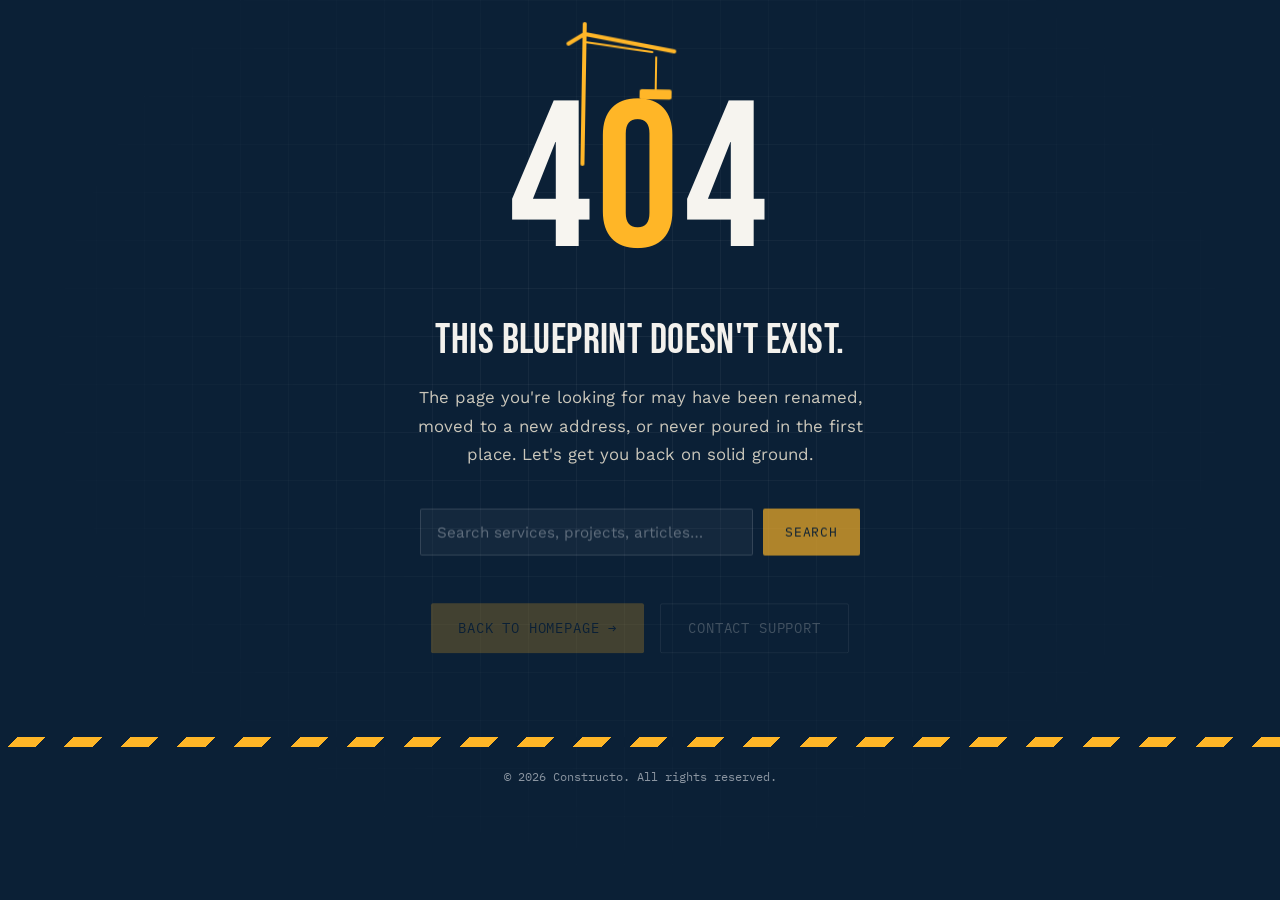
<file: 404error.html>
<!DOCTYPE html>
<html lang="en">
<head>
<meta charset="UTF-8">
<meta name="viewport" content="width=device-width, initial-scale=1.0">
<title>404 — Page Not Found | Constructo</title>
<meta name="description" content="The page you're looking for has been moved, renamed, or doesn't exist.">
<link rel="preconnect" href="https://fonts.googleapis.com">
<link href="https://fonts.googleapis.com/css2?family=Bebas+Neue&family=IBM+Plex+Mono:wght@400;500&family=Work+Sans:wght@400;500;600;700&display=swap" rel="stylesheet">
<style>
  :root{
    --navy-900:#0b2036; --navy-800:#12314f;
    --concrete:#edeae2; --concrete-dim:#ddd7c8; --paper:#f7f5f0;
    --ink:#0e1620; --steel:#5b6672; --steel-light:#8b95a1;
    --amber:#ffb627; --amber-dim:#d69114; --red:#c13b2c;
    --font-display:"Bebas Neue","Arial Narrow",sans-serif;
    --font-body:"Work Sans",-apple-system,BlinkMacSystemFont,sans-serif;
    --font-mono:"IBM Plex Mono","Courier New",monospace;
    --ease:cubic-bezier(.22,.9,.3,1);
  }
  *,*::before,*::after{box-sizing:border-box;}
  html,body{height:100%;}
  body{
    margin:0;font-family:var(--font-body);background:var(--navy-900);color:var(--paper);
    -webkit-font-smoothing:antialiased;overflow-x:hidden;
  }
  a{color:inherit;text-decoration:none;}
  @media (prefers-reduced-motion: reduce){*{animation-duration:.01ms !important;transition-duration:.01ms !important;}}

  .grid-bg{
    position:fixed;inset:0;z-index:0;
    background-image:linear-gradient(rgba(255,255,255,.05) 1px, transparent 1px),
                      linear-gradient(90deg, rgba(255,255,255,.05) 1px, transparent 1px);
    background-size:48px 48px;
    mask-image:radial-gradient(ellipse at 50% 40%, black 5%, transparent 72%);
  }

  .topbar{position:relative;z-index:2;display:flex;justify-content:space-between;align-items:center;padding:1.6rem clamp(1.5rem,5vw,4rem);}
  .logo-slot{
    width:168px;height:44px;border:1.5px dashed rgba(255,255,255,.35);border-radius:4px;
    display:flex;align-items:center;justify-content:center;font-family:var(--font-mono);
    font-size:.65rem;letter-spacing:.1em;color:rgba(255,255,255,.45);text-transform:uppercase;
  }
  .topbar a.back{
    font-family:var(--font-mono);font-size:.8rem;letter-spacing:.06em;text-transform:uppercase;
    border:1px solid rgba(255,255,255,.3);padding:.7rem 1.3rem;border-radius:2px;
    transition:.3s var(--ease);
  }
  .topbar a.back:hover{background:var(--paper);color:var(--navy-900);border-color:var(--paper);}

  main{
    position:relative;z-index:2;min-height:calc(100vh - 190px);
    display:flex;align-items:center;justify-content:center;
    padding:2rem clamp(1.5rem,5vw,4rem);
  }
  .panel{max-width:720px;text-align:center;}
  .eyebrow{
    font-family:var(--font-mono);font-size:.8rem;letter-spacing:.2em;text-transform:uppercase;
    color:var(--amber);display:inline-flex;align-items:center;gap:.7rem;margin-bottom:1.6rem;opacity:0;
  }
  .eyebrow::before,.eyebrow::after{content:"";width:24px;height:2px;background:var(--amber);}

  .code-wrap{position:relative;height:clamp(140px,26vw,220px);margin-bottom:1rem;}
  .code{
    font-family:var(--font-display);font-size:clamp(6rem,20vw,13rem);line-height:1;color:var(--paper);
    letter-spacing:.02em;position:relative;
  }
  .code .digit{display:inline-block;}
  .code .zero{color:var(--amber);position:relative;display:inline-block;}
  /* crane over the zero */
  .crane{position:absolute;top:-56px;left:50%;transform:translateX(-58%);width:130px;height:140px;pointer-events:none;}
  .crane svg{width:100%;height:100%;overflow:visible;}
  .hook{transform-origin:top center;}

  h1{font-family:var(--font-display);font-weight:400;font-size:clamp(1.8rem,4vw,2.6rem);margin:0 0 1rem;letter-spacing:.01em;}
  p.lead{color:var(--concrete-dim);font-size:1.05rem;line-height:1.7;max-width:46ch;margin:0 auto 2.2rem;}

  .search{
    display:flex;gap:.6rem;max-width:440px;margin:0 auto 2.4rem;
  }
  .search input{
    flex:1;background:rgba(255,255,255,.06);border:1px solid rgba(255,255,255,.2);
    color:var(--paper);padding:.85rem 1rem;border-radius:2px;font-family:var(--font-body);font-size:.95rem;
  }
  .search input::placeholder{color:var(--steel-light);}
  .search input:focus{outline:2px solid var(--amber);outline-offset:2px;}
  .search button{
    font-family:var(--font-mono);font-size:.8rem;letter-spacing:.06em;text-transform:uppercase;
    background:var(--amber);color:var(--navy-900);border:none;padding:0 1.4rem;border-radius:2px;cursor:pointer;
    transition:transform .3s var(--ease);
  }
  .search button:hover{transform:translateY(-2px);}

  .actions{display:flex;gap:1rem;justify-content:center;flex-wrap:wrap;margin-bottom:3rem;}
  .btn{
    display:inline-flex;align-items:center;gap:.6rem;font-family:var(--font-mono);font-size:.85rem;
    letter-spacing:.06em;text-transform:uppercase;padding:.95rem 1.7rem;border-radius:2px;cursor:pointer;
    transition:transform .35s var(--ease);
  }
  .btn-primary{background:var(--amber);color:var(--navy-900);}
  .btn-primary:hover{transform:translateY(-3px);}
  .btn-ghost{border:1px solid rgba(255,255,255,.3);color:var(--paper);}
  .btn-ghost:hover{background:var(--paper);color:var(--navy-900);}

  .quick-links{display:flex;gap:1.8rem;justify-content:center;flex-wrap:wrap;font-family:var(--font-mono);font-size:.78rem;letter-spacing:.06em;text-transform:uppercase;}
  .quick-links a{color:var(--concrete-dim);position:relative;padding-bottom:3px;}
  .quick-links a::after{content:"";position:absolute;left:0;bottom:0;width:0;height:1px;background:var(--amber);transition:width .3s var(--ease);}
  .quick-links a:hover{color:var(--amber);}
  .quick-links a:hover::after{width:100%;}

  .hazard{height:10px;background:repeating-linear-gradient(-45deg, var(--amber) 0 20px, var(--navy-900) 20px 40px);position:relative;z-index:2;}
  footer{position:relative;z-index:2;padding:1.4rem clamp(1.5rem,5vw,4rem);font-family:var(--font-mono);font-size:.72rem;color:var(--steel-light);text-align:center;}
</style>
</head>
<body>

<div class="grid-bg" aria-hidden="true"></div>

 

<main>
  <div class="panel">
    <span class="eyebrow" id="eyebrow">Error 404</span>

    <div class="code-wrap">
      <div class="crane" aria-hidden="true">
        <svg viewBox="0 0 130 140" fill="none" stroke="#ffb627" stroke-width="4" stroke-linecap="round">
          <line x1="20" y1="140" x2="20" y2="10"/>
          <line x1="20" y1="10" x2="110" y2="26"/>
          <line x1="20" y1="10" x2="4" y2="20"/>
          <line x1="20" y1="10" x2="20" y2="0"/>
          <line x1="20" y1="18" x2="88" y2="27" stroke-width="2"/>
          <g class="hook">
            <line id="cable" x1="92" y1="28" x2="92" y2="60" stroke-width="2"/>
            <rect id="beam" x="76" y="60" width="32" height="10" fill="#ffb627" stroke="none" rx="2"/>
          </g>
        </svg>
      </div>
      <div class="code" aria-label="404">
        <span class="digit">4</span><span class="digit zero">0</span><span class="digit">4</span>
      </div>
    </div>

    <h1 id="heading">This blueprint doesn't exist.</h1>
    <p class="lead" id="lead">The page you're looking for may have been renamed, moved to a new address, or never poured in the first place. Let's get you back on solid ground.</p>

    <form class="search" id="searchForm" role="search">
      <label for="siteSearch" class="sr-only" style="position:absolute;left:-9999px;">Search the site</label>
      <input type="text" id="siteSearch" placeholder="Search services, projects, articles…">
      <button type="submit">Search</button>
    </form>

    <div class="actions">
      <a href="index.html" class="btn btn-primary">Back to homepage →</a>
      <a href="contact.html" class="btn btn-ghost">Contact support</a>
    </div>

    <nav class="quick-links" aria-label="Quick links">
      <a href="about.html">About</a>
      <a href="services.html">Services</a>
      <a href="blog.html">Blog</a>
      <a href="dashboard.html">Dashboard</a>
      <a href="login.html">Login</a>
    </nav>
  </div>
</main>

<div class="hazard"></div>
<footer>© 2026 Constructo. All rights reserved.</footer>

<script src="https://cdnjs.cloudflare.com/ajax/libs/gsap/3.12.5/gsap.min.js"></script>
<script>
  document.addEventListener("DOMContentLoaded", () => {
    // entrance timeline
    const tl = gsap.timeline({ defaults: { ease: "power4.out" } });
    tl.from("#eyebrow", { opacity: 0, y: 20, duration: .7 })
      .to("#eyebrow", { opacity: 1, duration: .01 }, 0)
      .from(".code .digit", { opacity: 0, y: 70, duration: 1, stagger: .12 }, .1)
      .from(".crane", { opacity: 0, y: -30, duration: .9 }, .5)
      .from("#heading", { opacity: 0, y: 24, duration: .8 }, .7)
      .from("#lead", { opacity: 0, y: 20, duration: .8 }, .85)
      .from(".search, .actions, .quick-links", { opacity: 0, y: 20, duration: .8, stagger: .12 }, 1);

    // gentle crane sway, hook bob
    gsap.to(".crane", { rotation: 2, transformOrigin: "20px 10px", duration: 2.4, repeat: -1, yoyo: true, ease: "sine.inOut" });
    gsap.to("#beam, #cable", { y: 6, duration: 1.8, repeat: -1, yoyo: true, ease: "sine.inOut" });

    // fake search — no real backend, just a friendly nudge
    document.getElementById("searchForm").addEventListener("submit", e => {
      e.preventDefault();
      const input = document.getElementById("siteSearch");
      if (!input.value.trim()) { input.focus(); return; }
      window.location.href = "index.html";
    });
  });
</script>
</body>
</html>
</file>
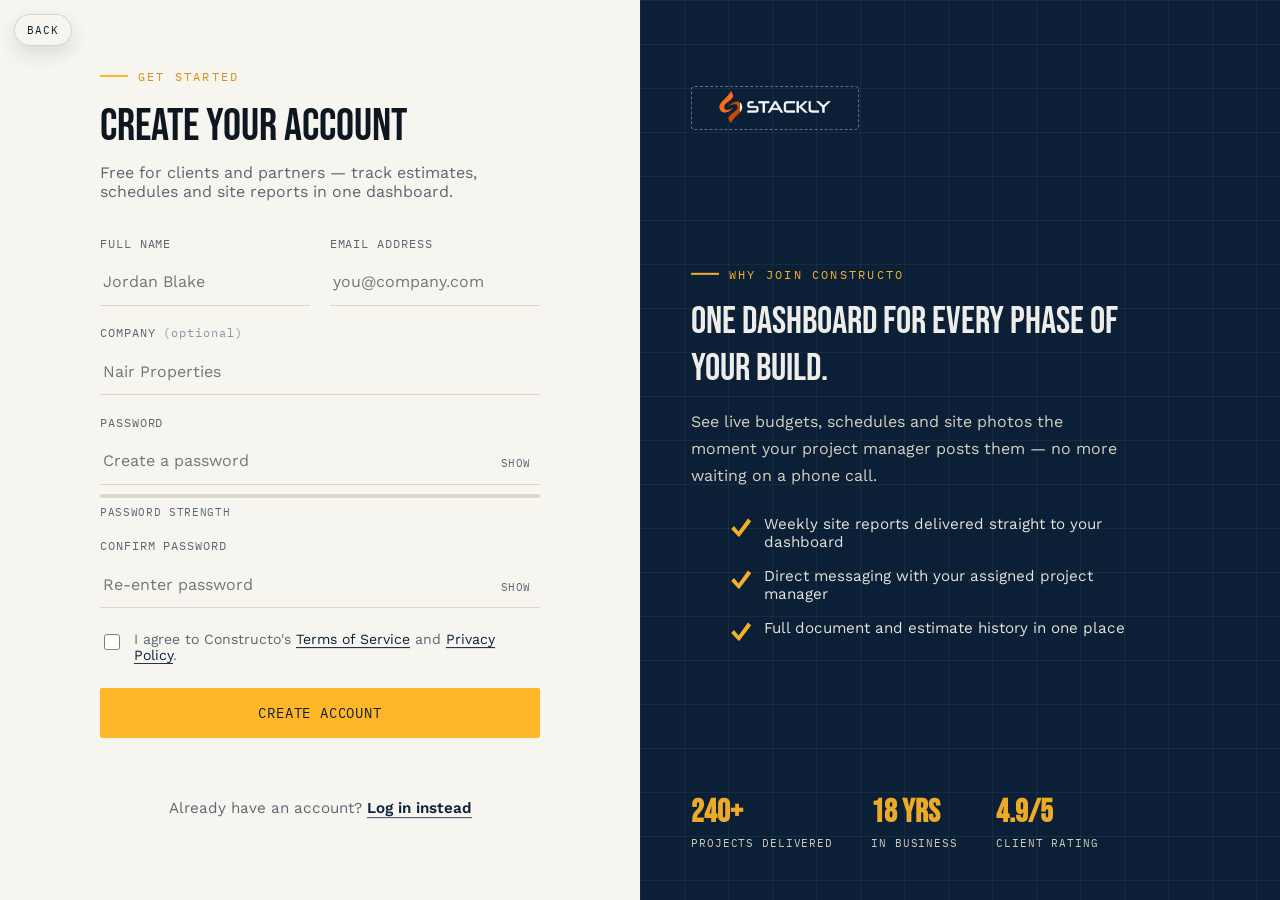
<file: createaccount.html>
<!DOCTYPE html>
<html lang="en">
<head>
<meta charset="UTF-8">
<meta name="viewport" content="width=device-width, initial-scale=1.0">
<title>Create Account — Constructo</title>
<meta name="description" content="Create a free Constructo account to request estimates and track your projects.">
<link rel="preconnect" href="https://fonts.googleapis.com">
<link href="https://fonts.googleapis.com/css2?family=Bebas+Neue&family=IBM+Plex+Mono:wght@400;500&family=Work+Sans:wght@400;500;600;700&display=swap" rel="stylesheet">
<style>
  :root{
    --navy-900:#0b2036; --navy-800:#12314f;
    --concrete:#edeae2; --concrete-dim:#ddd7c8; --paper:#f7f5f0;
    --ink:#0e1620; --steel:#5b6672; --steel-light:#8b95a1;
    --amber:#ffb627; --amber-dim:#d69114; --red:#c13b2c;
    --green:#1a7a4c;
    --font-display:"Bebas Neue","Arial Narrow",sans-serif;
    --font-body:"Work Sans",-apple-system,BlinkMacSystemFont,sans-serif;
    --font-mono:"IBM Plex Mono","Courier New",monospace;
    --ease:cubic-bezier(.22,.9,.3,1);
  }
  *,*::before,*::after{box-sizing:border-box;}
  html,body{height:100%;}
  body{margin:0;font-family:var(--font-body);color:var(--ink);background:var(--paper);-webkit-font-smoothing:antialiased;}
  a{color:inherit;text-decoration:none;}
  @media (prefers-reduced-motion: reduce){*{animation-duration:.01ms !important;transition-duration:.01ms !important;}}
  a:focus-visible,button:focus-visible,input:focus-visible{outline:3px solid var(--amber);outline-offset:3px;}

  .page-back{
    position:fixed;top:.85rem;left:.85rem;z-index:20;
    display:inline-flex;align-items:center;gap:.35rem;
    padding:.5rem .78rem;border:1px solid rgba(11,32,54,.14);border-radius:999px;
    background:rgba(247,245,240,.95);color:var(--navy-900);
    font-family:var(--font-mono);font-size:.66rem;letter-spacing:.08em;text-transform:uppercase;
    box-shadow:0 8px 18px rgba(11,32,54,.12);backdrop-filter:blur(6px);
    transition:transform .25s var(--ease), background .25s ease, border-color .25s ease;
  }
  .page-back:hover{transform:translateY(-1px);background:var(--amber);border-color:var(--amber);}

  .wrap{display:grid;grid-template-columns:1fr 1fr;min-height:100vh;}

  .form-side{display:flex;align-items:center;justify-content:center;padding:clamp(2rem,4vw,4rem);order:1;}
  .brand-side{
    order:2;position:relative;overflow:hidden;background:var(--navy-900);color:var(--paper);
    display:flex;flex-direction:column;justify-content:space-between;padding:clamp(2rem,4vw,4rem);
  }
  .brand-side::before{
    content:"";position:absolute;inset:0;z-index:0;
    background-image:linear-gradient(rgba(255,255,255,.05) 1px, transparent 1px),
                      linear-gradient(90deg, rgba(255,255,255,.05) 1px, transparent 1px);
    background-size:44px 44px;
  }
  .brand-side > *{position:relative;z-index:2;}
  .logo-slot{
    width:168px;height:44px;border:1.5px dashed rgba(255,255,255,.35);border-radius:4px;
    display:flex;align-items:center;justify-content:center;font-family:var(--font-mono);
    font-size:.65rem;letter-spacing:.1em;color:rgba(255,255,255,.45);text-transform:uppercase;
    overflow:hidden;margin-top:2.2rem;
  }
  .logo-slot img{max-width:100%;max-height:100%;height:auto;width:auto;object-fit:contain;}
  .brand-copy{max-width:440px;}
  .brand-copy .eyebrow{color:var(--amber);}
  .brand-copy .eyebrow::before{background:var(--amber);}
  .brand-copy h2{font-family:var(--font-display);font-weight:400;font-size:clamp(1.8rem,3vw,2.4rem);margin:0 0 1rem;}
  .brand-copy p{color:var(--concrete-dim);line-height:1.7;}
  .benefit-list{display:grid;gap:1rem;margin-top:1.6rem;}
  .benefit-list li{display:flex;gap:.8rem;align-items:flex-start;color:var(--concrete);font-size:.95rem;}
  .benefit-list li::before{
    content:"";flex-shrink:0;width:20px;height:20px;margin-top:.15rem;background:var(--amber);
    clip-path:polygon(14% 44%, 0 59%, 39% 100%, 100% 20%, 84% 6%, 37% 71%);
  }
  .brand-stats{display:flex;gap:2.4rem;}
  .brand-stats b{display:block;font-family:var(--font-display);font-size:2rem;color:var(--amber);}
  .brand-stats span{font-family:var(--font-mono);font-size:.68rem;letter-spacing:.08em;text-transform:uppercase;color:var(--concrete-dim);}

  .form-card{width:100%;max-width:440px;}
  .top-link{display:flex;justify-content:flex-end;margin-bottom:2rem;font-family:var(--font-mono);font-size:.78rem;letter-spacing:.06em;text-transform:uppercase;color:var(--steel);}
  .top-link a{color:var(--navy-900);border-bottom:1px solid var(--navy-900);}
  .eyebrow{font-family:var(--font-mono);font-size:.78rem;letter-spacing:.18em;text-transform:uppercase;color:var(--amber-dim);display:flex;align-items:center;gap:.6rem;margin-bottom:1rem;}
  .eyebrow::before{content:"";width:28px;height:2px;background:var(--amber);}
  h1{font-family:var(--font-display);font-weight:400;font-size:clamp(2.2rem,4vw,2.8rem);margin:0 0 .6rem;}
  .form-card > p.sub{color:var(--steel);margin:0 0 2.2rem;}

  .form-row{display:grid;grid-template-columns:1fr 1fr;gap:1.2rem;}
  .field{margin-bottom:1.2rem;}
  .field label{display:block;font-family:var(--font-mono);font-size:.72rem;letter-spacing:.08em;text-transform:uppercase;color:var(--steel);margin-bottom:.5rem;}
  .input-wrap{position:relative;}
  .field input{
    width:100%;background:transparent;border:none;border-bottom:1.5px solid var(--concrete-dim);
    padding:.85rem .2rem;font-family:var(--font-body);font-size:1rem;color:var(--ink);transition:border-color .3s ease;
  }
  .field input:focus{border-color:var(--amber);outline:none;}
  .field.error input{border-color:var(--red);}
  .field .err-msg{display:none;color:var(--red);font-size:.78rem;font-family:var(--font-mono);margin-top:.4rem;}
  .field.error .err-msg{display:block;}
  .toggle-pass{
    position:absolute;right:.2rem;top:50%;transform:translateY(-6px);background:none;border:none;cursor:pointer;
    font-family:var(--font-mono);font-size:.7rem;letter-spacing:.05em;text-transform:uppercase;color:var(--steel);
  }
  .toggle-pass:hover{color:var(--navy-900);}

  .strength{margin-top:.6rem;}
  .strength-track{height:4px;border-radius:2px;background:var(--concrete-dim);overflow:hidden;}
  .strength-fill{height:100%;width:0%;background:var(--red);border-radius:2px;transition:width .35s var(--ease), background .35s ease;}
  .strength-label{font-family:var(--font-mono);font-size:.7rem;letter-spacing:.06em;text-transform:uppercase;color:var(--steel);margin-top:.4rem;display:block;}

  .terms{display:flex;align-items:flex-start;gap:.7rem;margin:1.4rem 0 1.6rem;font-size:.88rem;color:var(--steel);}
  .terms input{accent-color:var(--amber);width:16px;height:16px;margin-top:.2rem;flex-shrink:0;}
  .terms a{color:var(--navy-900);border-bottom:1px solid var(--navy-900);}

  .btn{
    width:100%;display:inline-flex;align-items:center;justify-content:center;gap:.6rem;
    font-family:var(--font-mono);font-size:.85rem;letter-spacing:.06em;text-transform:uppercase;
    padding:1rem 1.7rem;border-radius:2px;border:none;cursor:pointer;background:var(--amber);color:var(--navy-900);
    opacity:1;visibility:visible;transition:transform .35s var(--ease), opacity .3s ease;
  }
  .btn:hover{transform:translateY(-3px);}
  .btn:disabled{opacity:.6;cursor:not-allowed;transform:none;}
  .btn .spinner{width:16px;height:16px;border-radius:50%;border:2px solid rgba(11,32,54,.3);border-top-color:var(--navy-900);animation:spin .7s linear infinite;display:none;}
  .btn.loading .spinner{display:inline-block;}
  .btn.loading .btn-label{opacity:.7;}
  @keyframes spin{to{transform:rotate(360deg);}}

  .status-msg{margin-top:1rem;font-family:var(--font-mono);font-size:.82rem;color:var(--steel);min-height:1.2em;}
  .status-msg.success{color:var(--green);}

  .login-cta{text-align:center;font-size:.95rem;color:var(--steel);margin-top:1.8rem;}
  .login-cta a{color:var(--navy-900);font-weight:600;border-bottom:1px solid var(--navy-900);}

  @media (max-width:900px){
    .wrap{grid-template-columns:1fr;}
    .form-side{order:1;}
    .brand-side{order:2;min-height:240px;padding:2rem;}
    .brand-copy p, .benefit-list, .brand-stats{display:none;}
  }
  @media (max-width:560px){.form-row{grid-template-columns:1fr;}}
</style>
</head>
<body>

<a href="index.html" class="page-back">Back</a>

<div class="wrap">

  <section class="form-side">
    <div class="form-card">
      <span class="eyebrow reveal">Get started</span>
      <h1 class="reveal">Create your account</h1>
      <p class="sub reveal">Free for clients and partners — track estimates, schedules and site reports in one dashboard.</p>
      <form id="signupForm" novalidate>
        <div class="form-row">
          <div class="field reveal" id="nameField">
            <label for="fullname">Full name</label>
            <input type="text" id="fullname" name="fullname" required minlength="2" pattern="^[A-Za-z\s]+$" placeholder="Jordan Blake" autocomplete="name">
            <div class="err-msg">Enter your full name.</div>
          </div>
          <div class="field reveal" id="emailField">
            <label for="email">Email address</label>
            <input type="email" id="email" name="email" required pattern="^[^\s@]+@[^\s@]+\.[^\s@]+$" placeholder="you@company.com" autocomplete="email">
            <div class="err-msg">Enter a valid email address.</div>
          </div>
        </div>

        <div class="field reveal" id="companyField">
          <label for="company">Company <span style="text-transform:none;color:var(--steel-light);">(optional)</span></label>
          <input type="text" id="company" name="company" minlength="2" pattern="[A-Za-z\s&.-]+" placeholder="Nair Properties" autocomplete="organization">
        </div>

        <div class="field reveal" id="passField">
          <label for="password">Password</label>
          <div class="input-wrap">
            <input type="password" id="password" name="password" required placeholder="Create a password" autocomplete="new-password">
            <button type="button" class="toggle-pass" id="togglePass">Show</button>
          </div>
          <div class="strength">
            <div class="strength-track"><div class="strength-fill" id="strengthFill"></div></div>
            <span class="strength-label" id="strengthLabel">Password strength</span>
          </div>
          <div class="err-msg">Password must be at least 8 characters.</div>
        </div>

        <div class="field reveal" id="confirmField">
          <label for="confirm">Confirm password</label>
          <div class="input-wrap">
            <input type="password" id="confirm" name="confirm" required placeholder="Re-enter password" autocomplete="new-password">
            <button type="button" class="toggle-pass" id="toggleConfirm">Show</button>
          </div>
          <div class="err-msg">Passwords don't match.</div>
        </div>

        <label class="terms reveal">
          <input type="checkbox" id="terms" name="terms" required>
          <span>I agree to Constructo's <a href="404error.html">Terms of Service</a> and <a href="404error.html">Privacy Policy</a>.</span>
        </label>

        <button type="submit" class="btn" id="signupBtn">
          <span class="spinner"></span><span class="btn-label">Create account</span>
        </button>
        <p class="status-msg" id="signupStatus" role="status"></p>
      </form>

      <p class="login-cta reveal">Already have an account? <a href="login.html">Log in instead</a></p>
    </div>
  </section>

  <section class="brand-side">
    <div class="logo-slot"><a href="index.html"><img src="logo-dark-themed.webp" alt="Constructo logo" loading="eager"></a></div>
    <div class="brand-copy reveal">
      <span class="eyebrow">Why join Constructo</span>
      <h2>One dashboard for every phase of your build.</h2>
      <p>See live budgets, schedules and site photos the moment your project manager posts them — no more waiting on a phone call.</p>
      <ul class="benefit-list">
        <li>Weekly site reports delivered straight to your dashboard</li>
        <li>Direct messaging with your assigned project manager</li>
        <li>Full document and estimate history in one place</li>
      </ul>
    </div>
    <div class="brand-stats reveal">
      <div><b>240+</b><span>Projects delivered</span></div>
      <div><b>18 yrs</b><span>In business</span></div>
      <div><b>4.9/5</b><span>Client rating</span></div>
    </div>
  </section>

</div>

<script src="https://cdnjs.cloudflare.com/ajax/libs/gsap/3.12.5/gsap.min.js"></script>
<script>
document.addEventListener("DOMContentLoaded", () => {

  gsap.from(".form-side .reveal, .brand-side .reveal", {
    opacity: 0, y: 24, duration: .8, ease: "power3.out", stagger: .07
  });

  const passInput = document.getElementById("password");
  const confirmInput = document.getElementById("confirm");
  const togglePass = document.getElementById("togglePass");
  const toggleConfirm = document.getElementById("toggleConfirm");
  const nameInput = document.getElementById("fullname");

  nameInput.addEventListener("input", () => {
    nameInput.value = nameInput.value.replace(/[^A-Za-z\s]/g, "");
  });

  togglePass.addEventListener("click", () => {
    const show = passInput.type === "password";
    passInput.type = show ? "text" : "password";
    togglePass.textContent = show ? "Hide" : "Show";
  });

  toggleConfirm.addEventListener("click", () => {
    const show = confirmInput.type === "password";
    confirmInput.type = show ? "text" : "password";
    toggleConfirm.textContent = show ? "Hide" : "Show";
  });

  const strengthFill = document.getElementById("strengthFill");
  const strengthLabel = document.getElementById("strengthLabel");
  function scorePassword(v){
    let score = 0;
    if (v.length >= 8) score++;
    if (v.length >= 12) score++;
    if (/[A-Z]/.test(v) && /[a-z]/.test(v)) score++;
    if (/[0-9]/.test(v)) score++;
    if (/[^A-Za-z0-9]/.test(v)) score++;
    return Math.min(score, 4);
  }
  const levels = [
    { pct: 0,   color: "var(--concrete-dim)", label: "Password strength" },
    { pct: 25,  color: "var(--red)",          label: "Weak" },
    { pct: 50,  color: "var(--amber-dim)",    label: "Fair" },
    { pct: 75,  color: "var(--amber)",        label: "Good" },
    { pct: 100, color: "var(--green)",        label: "Strong" }
  ];
  passInput.addEventListener("input", () => {
    const s = passInput.value ? scorePassword(passInput.value) + 1 : 0;
    const lvl = levels[Math.min(s, 4)];
    gsap.to(strengthFill, { width: lvl.pct + "%", backgroundColor: lvl.color.replace("var(--","").replace(")",""), duration: .3 });
    strengthFill.style.width = lvl.pct + "%";
    strengthFill.style.background = lvl.color;
    strengthLabel.textContent = lvl.label;
  });

  const form = document.getElementById("signupForm");
  const btn = document.getElementById("signupBtn");
  const status = document.getElementById("signupStatus");
  const nameField = document.getElementById("nameField");
  const emailField = document.getElementById("emailField");
  const passField = document.getElementById("passField");
  const confirmField = document.getElementById("confirmField");
  const emailInput = document.getElementById("email");
  const termsInput = document.getElementById("terms");

  function validate(){
    let ok = true;
    const nameOk = /^[A-Za-z\s]+$/.test(nameInput.value.trim()) && nameInput.value.trim().length >= 2;
    nameField.classList.toggle("error", !nameOk); if (!nameOk) ok = false;

    const emailOk = /^[^\s@]+@[^\s@]+\.[^\s@]+$/.test(emailInput.value.trim());
    emailField.classList.toggle("error", !emailOk); if (!emailOk) ok = false;

    const passOk = passInput.value.length >= 8;
    passField.classList.toggle("error", !passOk); if (!passOk) ok = false;

    const matchOk = confirmInput.value === passInput.value && confirmInput.value.length > 0;
    confirmField.classList.toggle("error", !matchOk); if (!matchOk) ok = false;

    if (!termsInput.checked) ok = false;
    return ok;
  }

  form.addEventListener("submit", e => {
    e.preventDefault();
    if (!validate()) {
      status.textContent = termsInput.checked ? "Please fix the highlighted fields." : "Please agree to the terms to continue.";
      status.classList.remove("success");
      return;
    }

    btn.classList.add("loading");
    btn.disabled = true;
    status.textContent = "Creating your account...";
    status.classList.remove("success");

    setTimeout(() => {
      status.textContent = "Account created — redirecting to login...";
      status.classList.add("success");

      setTimeout(() => {
        window.location.href = "login.html";
      }, 700);
    }, 700);
  });
});
</script>
</body>
</html>
</file>
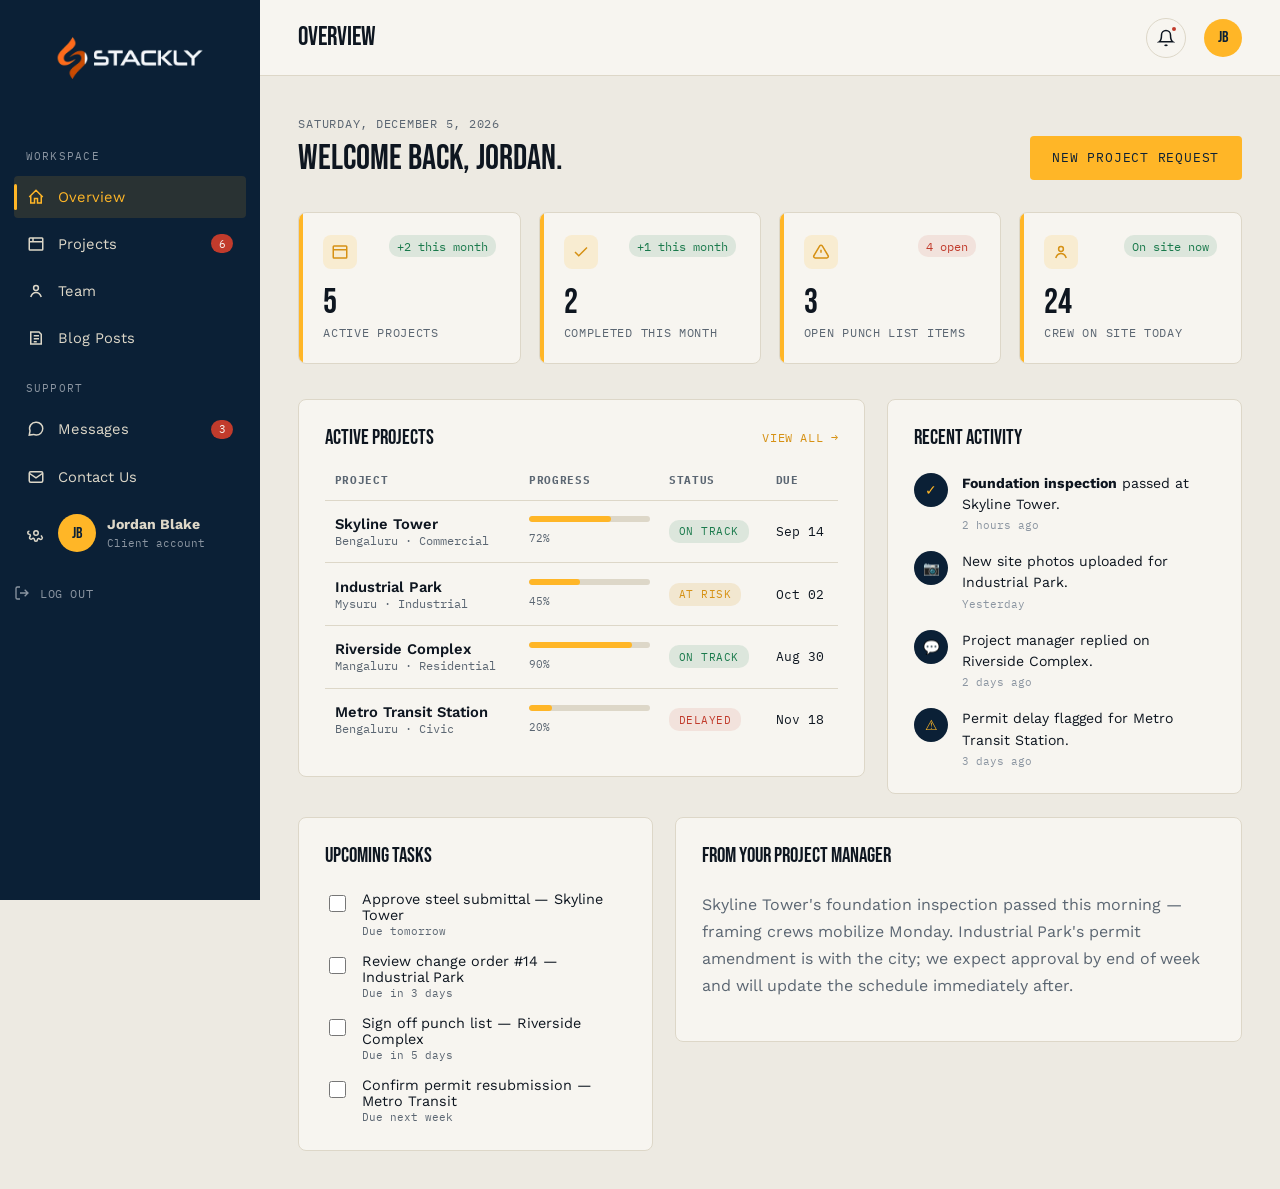
<file: dashboard.html>
<!DOCTYPE html>
<html lang="en">
<head>
<meta charset="UTF-8">
<meta name="viewport" content="width=device-width, initial-scale=1.0">
<title>Dashboard — Constructo</title>
<meta name="description" content="Your Constructo dashboard — active projects, site reports and upcoming deadlines.">
<link rel="preconnect" href="https://fonts.googleapis.com">
<link href="https://fonts.googleapis.com/css2?family=Bebas+Neue&family=IBM+Plex+Mono:wght@400;500&family=Work+Sans:wght@400;500;600;700&display=swap" rel="stylesheet">
<style>
  :root{
    --navy-900:#0b2036; --navy-800:#12314f; --navy-700:#18406a;
    --concrete:#edeae2; --concrete-dim:#ddd7c8; --paper:#f7f5f0;
    --ink:#0e1620; --steel:#5b6672; --steel-light:#8b95a1;
    --amber:#ffb627; --amber-dim:#d69114; --red:#c13b2c; --green:#1a7a4c;
    --font-display:"Bebas Neue","Arial Narrow",sans-serif;
    --font-body:"Work Sans",-apple-system,BlinkMacSystemFont,sans-serif;
    --font-mono:"IBM Plex Mono","Courier New",monospace;
    --ease:cubic-bezier(.22,.9,.3,1);
    --sidebar-w:260px;
  }
  *,*::before,*::after{box-sizing:border-box;}
  body{margin:0;font-family:var(--font-body);color:var(--ink);background:var(--concrete);-webkit-font-smoothing:antialiased;}
  a{color:inherit;text-decoration:none;}
  ul{list-style:none;margin:0;padding:0;}
  button{font-family:inherit;}
  @media (prefers-reduced-motion: reduce){*{animation-duration:.01ms !important;transition-duration:.01ms !important;}}
  a:focus-visible,button:focus-visible,input:focus-visible{outline:3px solid var(--amber);outline-offset:2px;}

  /* ---------------- SIDEBAR ---------------- */
  .sidebar{
    position:fixed;top:0;left:0;bottom:0;width:var(--sidebar-w);background:var(--navy-900);color:var(--paper);
    display:flex;flex-direction:column;z-index:50;transition:transform .4s var(--ease);
  }
  .sidebar-head{padding:1.6rem 1.4rem;}
  .logo-slot{
    width:100%;height:64px;border:none;border-radius:0;
    display:flex;align-items:center;justify-content:center;font-family:var(--font-mono);
    font-size:.65rem;letter-spacing:.1em;color:rgba(255,255,255,.45);text-transform:uppercase;
    overflow:visible;
  }
  .logo-slot a{display:flex;align-items:center;justify-content:center;width:100%;height:100%;}
  .logo-slot img{max-width:100%;max-height:100%;width:auto;height:auto;object-fit:contain;}
  .sidebar-nav{flex:1;padding:1rem .9rem;display:flex;flex-direction:column;gap:.3rem;overflow-y:auto;}
  .sidebar-nav .group-label{
    font-family:var(--font-mono);font-size:.66rem;letter-spacing:.12em;text-transform:uppercase;
    color:var(--steel-light);padding:1.1rem .7rem .5rem;
  }
  .nav-item{
    display:flex;align-items:center;gap:.8rem;padding:.75rem .8rem;border-radius:4px;
    font-size:.92rem;color:var(--concrete-dim);position:relative;transition:background .3s ease, color .3s ease, transform .25s var(--ease), padding-left .25s var(--ease);
  }
  .nav-item svg{width:18px;height:18px;flex-shrink:0;}
  .nav-item:hover{background:rgba(255,255,255,.06);color:var(--paper);transform:translateX(3px);padding-left:1rem;}
  .nav-item.active{background:rgba(255,182,39,.12);color:var(--amber);}
  .nav-item.active::before{content:"";position:absolute;left:0;top:8px;bottom:8px;width:3px;background:var(--amber);border-radius:2px;}
  .nav-item .badge{
    margin-left:auto;background:var(--red);color:var(--paper);font-family:var(--font-mono);font-size:.66rem;
    padding:.15rem .45rem;border-radius:10px;
  }
  .sidebar-foot{padding:1rem 1.4rem 1.6rem;border-top:1px solid rgba(255,255,255,.1);}
  .user-chip{display:flex;align-items:center;gap:.7rem;}
  .avatar-initials{
    width:38px;height:38px;border-radius:50%;background:var(--amber);color:var(--navy-900);
    display:flex;align-items:center;justify-content:center;font-family:var(--font-display);font-size:1rem;flex-shrink:0;
  }
  .user-chip .who{line-height:1.3;}
  .user-chip .who b{display:block;font-size:.88rem;}
  .user-chip .who span{font-family:var(--font-mono);font-size:.7rem;color:var(--steel-light);}
  .logout-link{
    display:flex;align-items:center;gap:.6rem;margin-top:1rem;font-family:var(--font-mono);font-size:.78rem;
    letter-spacing:.05em;text-transform:uppercase;color:var(--steel-light);transition:color .3s ease;
  }
  .logout-link:hover{color:var(--amber);}

  .sidebar-toggle{
    display:none;position:fixed;top:1.2rem;left:1.2rem;z-index:60;width:44px;height:44px;
    background:var(--navy-900);color:var(--paper);border:none;border-radius:4px;cursor:pointer;
  }
  .sidebar-toggle span,.sidebar-toggle span::before,.sidebar-toggle span::after{
    content:"";position:absolute;left:12px;right:12px;height:2px;background:var(--paper);transition:.3s var(--ease);
  }
  .sidebar-toggle span{top:21px;}
  .sidebar-toggle span::before{top:-7px;}
  .sidebar-toggle span::after{top:7px;}
  .sidebar-toggle.is-open span{background:transparent;}
  .sidebar-toggle.is-open span::before{transform:translateY(7px) rotate(45deg);}
  .sidebar-toggle.is-open span::after{transform:translateY(-7px) rotate(-45deg);}
  .sidebar-overlay{display:none;position:fixed;inset:0;background:rgba(11,32,54,.5);z-index:45;}

  /* ---------------- MAIN ---------------- */
  .main{margin-left:var(--sidebar-w);min-height:100vh;}
  .topbar{
    display:flex;align-items:center;justify-content:space-between;gap:1rem;
    padding:1.1rem clamp(1.2rem,3vw,2.4rem);background:var(--paper);border-bottom:1px solid var(--concrete-dim);
    position:sticky;top:0;z-index:20;
  }
  .topbar h1{font-family:var(--font-display);font-weight:400;font-size:1.6rem;margin:0;}
  .topbar .search-wrap{flex:1;max-width:360px;position:relative;display:none;}
  .topbar .search-wrap input{
    width:100%;background:var(--concrete);border:1px solid var(--concrete-dim);border-radius:4px;
    padding:.65rem .9rem;font-family:var(--font-body);font-size:.88rem;
  }
  .topbar-right{display:flex;align-items:center;gap:1.1rem;}
  .icon-btn{
    width:40px;height:40px;border-radius:50%;border:1px solid var(--concrete-dim);background:var(--paper);
    display:flex;align-items:center;justify-content:center;cursor:pointer;position:relative;transition:.3s var(--ease);
  }
  .icon-btn:hover{background:var(--navy-900);color:var(--paper);border-color:var(--navy-900);}
  .icon-btn .dot{position:absolute;top:6px;right:7px;width:8px;height:8px;border-radius:50%;background:var(--red);border:2px solid var(--paper);}

  .content{padding:clamp(1.2rem,3vw,2.4rem);}

  .welcome-row{display:flex;justify-content:space-between;align-items:flex-end;flex-wrap:wrap;gap:1rem;margin-bottom:2rem;}
  .welcome-row .date{font-family:var(--font-mono);font-size:.78rem;letter-spacing:.06em;text-transform:uppercase;color:var(--steel);margin-bottom:.4rem;display:block;}
  .welcome-row h2{font-family:var(--font-display);font-weight:400;font-size:clamp(1.6rem,3vw,2.2rem);margin:0;}
  .btn-primary{
    display:inline-flex;align-items:center;gap:.6rem;font-family:var(--font-mono);font-size:.82rem;letter-spacing:.06em;
    text-transform:uppercase;background:var(--amber);color:var(--navy-900);padding:.85rem 1.4rem;border-radius:4px;border:none;
    cursor:pointer;transition:transform .3s var(--ease);
  }
  .btn-primary:hover{transform:translateY(-2px);}

  /* stat cards */
  .stat-grid{display:grid;grid-template-columns:repeat(4,1fr);gap:1.1rem;margin-bottom:2.2rem;}
  .stat-card{
    background:var(--paper);border:1px solid var(--concrete-dim);border-radius:8px;padding:1.4rem 1.5rem;
    position:relative;overflow:hidden;opacity:0;transform:translateY(24px);
    transition:transform .35s var(--ease), box-shadow .35s var(--ease), border-color .35s ease;
  }
  .stat-card:hover{
    transform:translateY(-6px);
    box-shadow:0 18px 34px -20px rgba(11,32,54,.4);
    border-color:rgba(255,182,39,.5);
  }
  .stat-card::before{content:"";position:absolute;left:0;top:0;bottom:0;width:4px;background:var(--amber);}
  .stat-card .top-row{display:flex;justify-content:space-between;align-items:flex-start;}
  .stat-card .icon{width:34px;height:34px;border-radius:8px;background:rgba(255,182,39,.15);color:var(--amber-dim);display:flex;align-items:center;justify-content:center;flex-shrink:0;}
  .stat-card .icon svg{width:18px;height:18px;}
  .stat-card .trend{font-family:var(--font-mono);font-size:.72rem;padding:.2rem .5rem;border-radius:10px;}
  .stat-card .trend.up{background:rgba(26,122,76,.12);color:var(--green);}
  .stat-card .trend.down{background:rgba(193,59,44,.1);color:var(--red);}
  .stat-card .count{font-family:var(--font-display);font-size:2.2rem;margin:.7rem 0 .1rem;}
  .stat-card .label{font-family:var(--font-mono);font-size:.72rem;letter-spacing:.06em;text-transform:uppercase;color:var(--steel);}

  /* panels */
  .panel-grid{display:grid;grid-template-columns:1.6fr 1fr;gap:1.4rem;align-items:start;}
  .panel{background:var(--paper);border:1px solid var(--concrete-dim);border-radius:8px;padding:1.6rem;opacity:0;transform:translateY(24px);transition:transform .35s var(--ease), box-shadow .35s var(--ease), border-color .35s ease;}
  .panel:hover{transform:translateY(-4px);box-shadow:0 18px 36px -24px rgba(11,32,54,.42);border-color:rgba(255,182,39,.45);}
  .panel-head{display:flex;justify-content:space-between;align-items:center;margin-bottom:1.4rem;}
  .panel-head h3{font-family:var(--font-display);font-weight:400;font-size:1.3rem;margin:0;}
  .panel-head a{font-family:var(--font-mono);font-size:.76rem;letter-spacing:.05em;text-transform:uppercase;color:var(--amber-dim);}

  /* projects table */
  table{width:100%;border-collapse:collapse;}
  thead th{
    text-align:left;font-family:var(--font-mono);font-size:.7rem;letter-spacing:.06em;text-transform:uppercase;
    color:var(--steel);padding:0 .6rem .8rem;border-bottom:1px solid var(--concrete-dim);
  }
  tbody td{padding:.9rem .6rem;border-bottom:1px solid var(--concrete-dim);vertical-align:middle;transition:background .25s ease, color .25s ease;}
  tbody tr:last-child td{border-bottom:none;}
  tbody tr:hover td{background:rgba(255,182,39,.06);}
  .proj-cell{display:flex;align-items:center;gap:.8rem;}
  .proj-cell img{width:44px;height:44px;object-fit:cover;border-radius:6px;flex-shrink:0;}
  .proj-cell .name{font-size:.92rem;font-weight:600;}
  .proj-cell .loc{font-family:var(--font-mono);font-size:.72rem;color:var(--steel);}
  .progress-track{width:100%;height:6px;background:var(--concrete-dim);border-radius:3px;overflow:hidden;margin-bottom:.3rem;}
  .progress-fill{height:100%;width:0%;background:var(--amber);border-radius:3px;}
  .progress-pct{font-family:var(--font-mono);font-size:.7rem;color:var(--steel);}
  .status-badge{
    font-family:var(--font-mono);font-size:.68rem;letter-spacing:.05em;text-transform:uppercase;
    padding:.28rem .6rem;border-radius:10px;display:inline-block;
  }
  .status-badge.on-track{background:rgba(26,122,76,.12);color:var(--green);}
  .status-badge.at-risk{background:rgba(214,145,20,.14);color:var(--amber-dim);}
  .status-badge.delayed{background:rgba(193,59,44,.1);color:var(--red);}

  /* activity feed */
  .feed{display:flex;flex-direction:column;gap:1.2rem;}
  .feed-item{display:flex;gap:.9rem;transition:transform .25s var(--ease);}
  .feed-item:hover{transform:translateX(4px);}
  .feed-dot{width:34px;height:34px;border-radius:50%;background:var(--navy-900);color:var(--amber);flex-shrink:0;display:flex;align-items:center;justify-content:center;font-size:.85rem;}
  .feed-item p{margin:0;font-size:.88rem;line-height:1.5;}
  .feed-item .when{font-family:var(--font-mono);font-size:.7rem;color:var(--steel-light);margin-top:.2rem;display:block;}

  /* tasks checklist */
  .task-list{display:flex;flex-direction:column;gap:.9rem;}
  .task-item{display:flex;align-items:flex-start;gap:.8rem;font-size:.9rem;}
  .task-item input{margin-top:.25rem;width:17px;height:17px;accent-color:var(--amber);flex-shrink:0;cursor:pointer;}
  .task-item label{cursor:pointer;transition:color .3s ease;}
  .task-item.done label{color:var(--steel-light);text-decoration:line-through;}
  .task-item .due{display:block;font-family:var(--font-mono);font-size:.68rem;color:var(--steel);margin-top:.1rem;}

  @media (max-width:1100px){
    .stat-grid{grid-template-columns:repeat(2,1fr);}
    .panel-grid{grid-template-columns:1fr;}
  }
  .panel-grid.wide{margin-top:1.4rem;grid-template-columns:1fr 1.6fr;}
  @media (max-width:820px){
    :root{--sidebar-w:240px;}
    .sidebar{transform:translateX(-100%);}
    .sidebar.is-open{transform:translateX(0);}
    .sidebar-overlay.is-open{display:block;}
    .main{margin-left:0;}
    .sidebar-toggle{display:block;}
    .topbar{padding-left:4.4rem;}
    .panel-grid.wide{grid-template-columns:1fr;}
  }
  @media (max-width:560px){.stat-grid{grid-template-columns:1fr;}}
</style>
</head>
<body>

<button class="sidebar-toggle" id="sidebarToggle" aria-label="Toggle menu"><span></span></button>
<div class="sidebar-overlay" id="sidebarOverlay"></div>

<aside class="sidebar" id="sidebar">
  <div class="sidebar-head"><div class="logo-slot"><a href="index.html"><img src="logo-dark-themed.webp" alt="Constructo logo" loading="eager"></a></div></div>
  <nav class="sidebar-nav" aria-label="Dashboard navigation">
    <span class="group-label">Workspace</span>
    <a class="nav-item active" href="404error.html">
      <svg viewBox="0 0 24 24" fill="none" stroke="currentColor" stroke-width="2"><path d="M3 12l9-9 9 9M5 10v10h5v-6h4v6h5V10"/></svg>
      Overview
    </a>
    <a class="nav-item" href="404error.html">
      <svg viewBox="0 0 24 24" fill="none" stroke="currentColor" stroke-width="2"><rect x="3" y="4" width="18" height="16" rx="1"/><path d="M3 9h18M8 4v5"/></svg>
      Projects <span class="badge">6</span>
    </a>
    <a class="nav-item" href="404error.html">
      <svg viewBox="0 0 24 24" fill="none" stroke="currentColor" stroke-width="2"><circle cx="12" cy="8" r="3.2"/><path d="M5 20c1.4-4 4-6 7-6s5.6 2 7 6"/></svg>
      Team
    </a>
    <a class="nav-item" href="404error.html">
      <svg viewBox="0 0 24 24" fill="none" stroke="currentColor" stroke-width="2"><path d="M5 4h11l3 3v13H5z"/><path d="M9 9h7M9 13h7M9 17h4"/></svg>
      Blog Posts
    </a>
    <span class="group-label">Support</span>
    <a class="nav-item" href="404error.html">
      <svg viewBox="0 0 24 24" fill="none" stroke="currentColor" stroke-width="2"><path d="M21 11.5a8.4 8.4 0 01-8.9 8.4 8.6 8.6 0 01-3.3-.7L3 20l1-5.6A8.4 8.4 0 0112.5 3a8.4 8.4 0 018.5 8.5z"/></svg>
      Messages <span class="badge">3</span>
    </a>
    <a class="nav-item" href="404error.html">
      <svg viewBox="0 0 24 24" fill="none" stroke="currentColor" stroke-width="2"><rect x="3" y="5" width="18" height="14" rx="2"/><path d="M3 7l9 6 9-6"/></svg>
      Contact Us
    </a>
    <a class="nav-item" href="404error.html">
      <svg viewBox="0 0 24 24" fill="none" stroke="currentColor" stroke-width="2"><circle cx="12" cy="12" r="3"/><path d="M19.4 15a1.7 1.7 0 00.3 1.9l.1.1a2 2 0 11-2.9 2.9l-.1-.1a1.7 1.7 0 00-1.9-.3 1.7 1.7 0 00-1 1.6V21a2 2 0 11-4 0v-.2a1.7 1.7 0 00-1-1.5 1.7 1.7 0 00-1.9.3l-.1.1a2 2 0 11-2.9-2.9l.1-.1a1.7 1.7 0 00.3-1.9 1.7 1.7 0 00-1.6-1H3a2 2 0 110-4h.2a1.7 1.7 0 00１.5-１ １.７ １.７ ０ ００－．３－１．９ｌ－．１－．１ａ２ Ａ２ Ａ２ Ａ２ Ａ２ Ａ２ Ａ２ Ａ２ Ａ２ Ａ２ Ａ２ Ａ２ Ａ２ Ａ２ Ａ２ Ａ２ Ａ２ Ａ２ Ａ２ Ａ２ Ａ２ Ａ２ Ａ２ Ａ２ Ａ２ Ａ２ Ａ２ Ａ２ Ａ２ Ａ２ Ａ２ Ａ２ＡＤＤＩＴＩＯＮＡＬ
    </a>
  </nav>
  <div class="sidebar-foot">
    <div class="user-chip">
      <div class="avatar-initials">JB</div>
      <div class="who"><b>Jordan Blake</b><span id="userEmail">Client account</span></div>
    </div>
    <a class="logout-link" href="login.html">
      <svg width="16" height="16" viewBox="0 0 24 24" fill="none" stroke="currentColor" stroke-width="2"><path d="M9 21H5a2 2 0 01-2-2V5a2 2 0 012-2h4M16 17l5-5-5-5M21 12H9"/></svg>
      Log out
    </a>
  </div>
</aside>

<div class="main">
  <header class="topbar">
    <h1>Overview</h1>
    <div class="search-wrap"><input type="text" placeholder="Search projects, documents…"></div>
    <div class="topbar-right">
      <a href="404error.html" class="icon-btn" aria-label="Notifications">
        <svg width="18" height="18" viewBox="0 0 24 24" fill="none" stroke="currentColor" stroke-width="2"><path d="M18 8a6 6 0 10-12 0c0 7-3 9-3 9h18s-3-2-3-9"/><path d="M13.7 21a2 2 0 01-3.4 0"/></svg>
        <span class="dot"></span>
      </a>
      <div class="avatar-initials">JB</div>
    </div>
  </header>

  <div class="content">

    <div class="welcome-row">
      <div>
        <span class="date" id="todayDate">Loading date…</span>
        <h2>Welcome back, Jordan.</h2>
      </div>
      <a href="404error.html"> <button class="btn-primary"> New project request</button></a> 
    </div>

    <!-- stat cards -->
    <div class="stat-grid" id="statGrid">
      <div class="stat-card">
        <div class="top-row">
          <div class="icon"><svg viewBox="0 0 24 24" fill="none" stroke="currentColor" stroke-width="2"><rect x="3" y="4" width="18" height="16" rx="1"/><path d="M3 9h18"/></svg></div>
          <span class="trend up">+2 this month</span>
        </div>
        <div class="count" data-count="6">0</div>
        <div class="label">Active Projects</div>
      </div>
      <div class="stat-card">
        <div class="top-row">
          <div class="icon"><svg viewBox="0 0 24 24" fill="none" stroke="currentColor" stroke-width="2"><path d="M20 6L9 17l-5-5"/></svg></div>
          <span class="trend up">+1 this month</span>
        </div>
        <div class="count" data-count="3">0</div>
        <div class="label">Completed This Month</div>
      </div>
      <div class="stat-card">
        <div class="top-row">
          <div class="icon"><svg viewBox="0 0 24 24" fill="none" stroke="currentColor" stroke-width="2"><path d="M12 9v4M12 17h.01"/><path d="M10.3 3.9L2.5 17a2 2 0 001.7 3h15.6a2 2 0 001.7-3L13.7 3.9a2 2 0 00-3.4 0z"/></svg></div>
          <span class="trend down">4 open</span>
        </div>
        <div class="count" data-count="4">0</div>
        <div class="label">Open Punch List Items</div>
      </div>
      <div class="stat-card">
        <div class="top-row">
          <div class="icon"><svg viewBox="0 0 24 24" fill="none" stroke="currentColor" stroke-width="2"><circle cx="12" cy="8" r="3.2"/><path d="M5 20c1.4-4 4-6 7-6s5.6 2 7 6"/></svg></div>
          <span class="trend up">On site now</span>
        </div>
        <div class="count" data-count="28">0</div>
        <div class="label">Crew On Site Today</div>
      </div>
    </div>

    <!-- panels -->
    <div class="panel-grid">
      <div class="panel" id="projectsPanel">
        <div class="panel-head"><h3>Active Projects</h3><a href="404error.html">View all →</a></div>
        <table>
          <thead><tr><th>Project</th><th>Progress</th><th>Status</th><th>Due</th></tr></thead>
          <tbody>
            <tr>
              <td><div class="proj-cell"> <div><div class="name">Skyline Tower</div><div class="loc">Bengaluru · Commercial</div></div></div></td>
              <td style="min-width:130px;"><div class="progress-track"><div class="progress-fill" data-progress="72"></div></div><span class="progress-pct">72%</span></td>
              <td><span class="status-badge on-track">On track</span></td>
              <td style="font-family:var(--font-mono);font-size:.82rem;">Sep 14</td>
            </tr>
            <tr>
              <td><div class="proj-cell"> <div><div class="name">Industrial Park</div><div class="loc">Mysuru · Industrial</div></div></div></td>
              <td style="min-width:130px;"><div class="progress-track"><div class="progress-fill" data-progress="45"></div></div><span class="progress-pct">45%</span></td>
              <td><span class="status-badge at-risk">At risk</span></td>
              <td style="font-family:var(--font-mono);font-size:.82rem;">Oct 02</td>
            </tr>
            <tr>
              <td><div class="proj-cell"> <div><div class="name">Riverside Complex</div><div class="loc">Mangaluru · Residential</div></div></div></td>
              <td style="min-width:130px;"><div class="progress-track"><div class="progress-fill" data-progress="90"></div></div><span class="progress-pct">90%</span></td>
              <td><span class="status-badge on-track">On track</span></td>
              <td style="font-family:var(--font-mono);font-size:.82rem;">Aug 30</td>
            </tr>
            <tr>
              <td><div class="proj-cell"> <div><div class="name">Metro Transit Station</div><div class="loc">Bengaluru · Civic</div></div></div></td>
              <td style="min-width:130px;"><div class="progress-track"><div class="progress-fill" data-progress="20"></div></div><span class="progress-pct">20%</span></td>
              <td><span class="status-badge delayed">Delayed</span></td>
              <td style="font-family:var(--font-mono);font-size:.82rem;">Nov 18</td>
            </tr>
          </tbody>
        </table>
      </div>

      <div class="panel" id="feedPanel">
        <div class="panel-head"><h3>Recent Activity</h3></div>
        <div class="feed">
          <div class="feed-item"><div class="feed-dot">✓</div><div><p><b>Foundation inspection</b> passed at Skyline Tower.</p><span class="when">2 hours ago</span></div></div>
          <div class="feed-item"><div class="feed-dot">📷</div><div><p>New site photos uploaded for Industrial Park.</p><span class="when">Yesterday</span></div></div>
          <div class="feed-item"><div class="feed-dot">💬</div><div><p>Project manager replied on Riverside Complex.</p><span class="when">2 days ago</span></div></div>
          <div class="feed-item"><div class="feed-dot">⚠</div><div><p>Permit delay flagged for Metro Transit Station.</p><span class="when">3 days ago</span></div></div>
        </div>
      </div>
    </div>

    <div class="panel-grid wide">
      <div class="panel" id="tasksPanel">
        <div class="panel-head"><h3>Upcoming Tasks</h3></div>
        <div class="task-list">
          <div class="task-item"><input type="checkbox" id="t1"><label for="t1">Approve steel submittal — Skyline Tower<span class="due">Due tomorrow</span></label></div>
          <div class="task-item"><input type="checkbox" id="t2"><label for="t2">Review change order #14 — Industrial Park<span class="due">Due in 3 days</span></label></div>
          <div class="task-item"><input type="checkbox" id="t3"><label for="t3">Sign off punch list — Riverside Complex<span class="due">Due in 5 days</span></label></div>
          <div class="task-item"><input type="checkbox" id="t4"><label for="t4">Confirm permit resubmission — Metro Transit<span class="due">Due next week</span></label></div>
        </div>
      </div>
      <div class="panel" id="notePanel">
        <div class="panel-head"><h3>From your project manager</h3></div>
        <p style="color:var(--steel);line-height:1.7;">Skyline Tower's foundation inspection passed this morning — framing crews mobilize Monday. Industrial Park's permit amendment is with the city; we expect approval by end of week and will update the schedule immediately after.</p>
      </div>
    </div>

  </div>
</div>

<script src="https://cdnjs.cloudflare.com/ajax/libs/gsap/3.12.5/gsap.min.js"></script>
<script>
document.addEventListener("DOMContentLoaded", () => {

  // live-ish date
  document.getElementById("todayDate").textContent =
    new Date().toLocaleDateString(undefined, { weekday:"long", year:"numeric", month:"long", day:"numeric" });

  // user email from login
  const savedEmail = localStorage.getItem("constructoUserEmail");
  if (savedEmail) {
    const emailLabel = document.getElementById("userEmail");
    if (emailLabel) emailLabel.textContent = savedEmail;
  }

  // sidebar toggle (mobile)
  const sidebar = document.getElementById("sidebar");
  const toggle = document.getElementById("sidebarToggle");
  const overlay = document.getElementById("sidebarOverlay");
  function closeSidebar(){ sidebar.classList.remove("is-open"); overlay.classList.remove("is-open"); toggle.classList.remove("is-open"); }
  toggle.addEventListener("click", () => {
    const open = sidebar.classList.toggle("is-open");
    overlay.classList.toggle("is-open", open);
    toggle.classList.toggle("is-open", open);
  });
  overlay.addEventListener("click", closeSidebar);

  // entrance animation
  const tl = gsap.timeline({ defaults: { ease: "power3.out" } });
  tl.from(".welcome-row > div", { opacity: 0, y: 16, duration: .6 })
    .from(".welcome-row .btn-primary", { opacity: 0, y: 16, duration: .6 }, "<")
    .to(".stat-card", { opacity: 1, y: 0, duration: .7, stagger: .08 }, .1)
    .to(".panel", { opacity: 1, y: 0, duration: .7, stagger: .1 }, .35);

  // animated counters
  document.querySelectorAll("[data-count]").forEach(el => {
    const target = parseFloat(el.dataset.count);
    const obj = { val: 0 };
    gsap.to(obj, {
      val: target, duration: 1.6, ease: "power2.out", delay: .5,
      onUpdate: () => { el.textContent = Math.floor(obj.val); }
    });
  });

  // animated progress bars
  document.querySelectorAll(".progress-fill").forEach(bar => {
    gsap.to(bar, { width: bar.dataset.progress + "%", duration: 1.4, ease: "power3.out", delay: .6 });
  });

  // task checklist strike-through
  document.querySelectorAll(".task-item input").forEach(cb => {
    cb.addEventListener("change", () => {
      cb.closest(".task-item").classList.toggle("done", cb.checked);
    });
  });

});
</script>
</body>
</html>
</file>
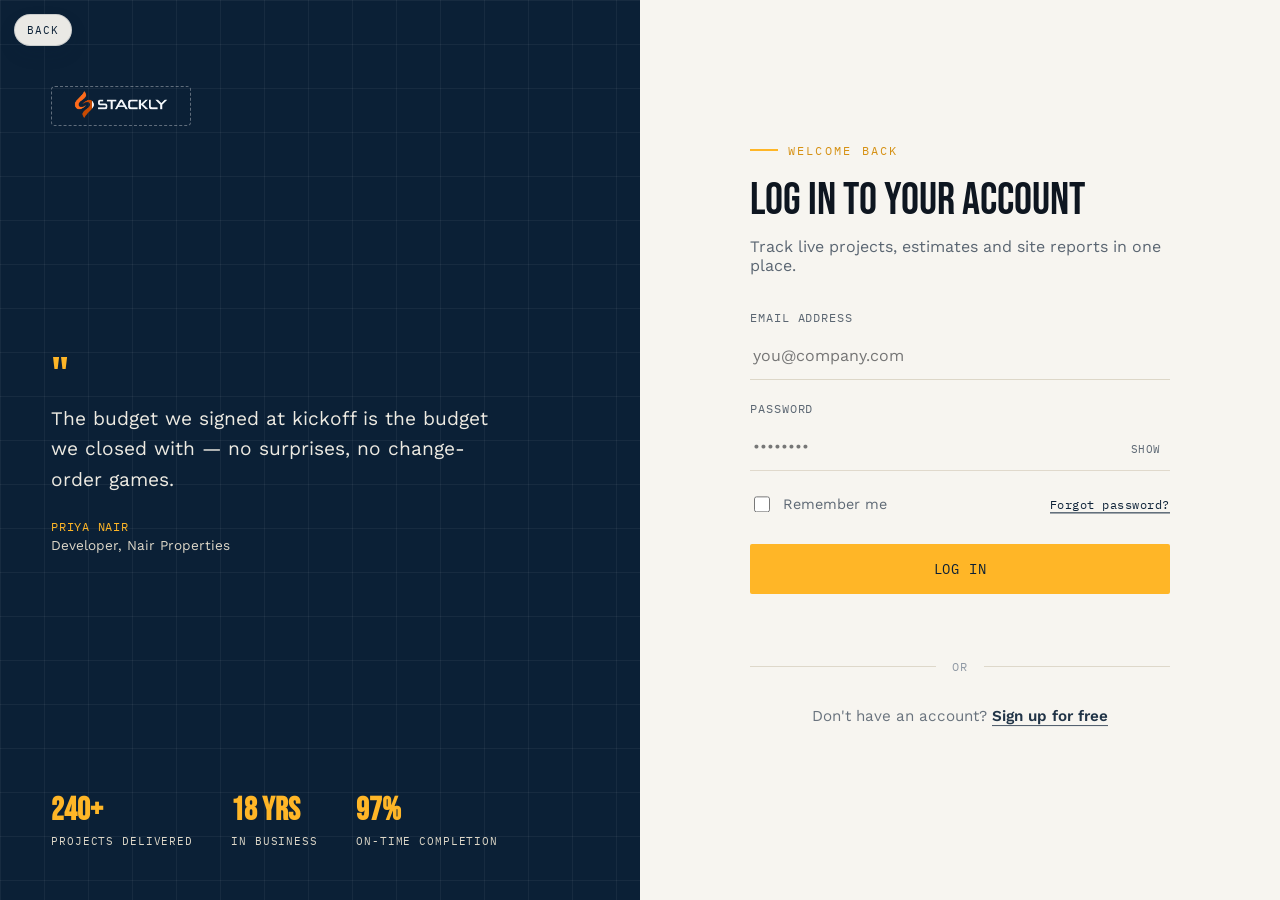
<file: login.html>
<!DOCTYPE html>
<html lang="en">
<head>
<meta charset="UTF-8">
<meta name="viewport" content="width=device-width, initial-scale=1.0">
<title>Log In — Constructo</title>
<meta name="description" content="Log in to your Constructo account to track projects, estimates and site reports.">
<link rel="preconnect" href="https://fonts.googleapis.com">
<link href="https://fonts.googleapis.com/css2?family=Bebas+Neue&family=IBM+Plex+Mono:wght@400;500&family=Work+Sans:wght@400;500;600;700&display=swap" rel="stylesheet">
<style>
  :root{
    --navy-900:#0b2036; --navy-800:#12314f;
    --concrete:#edeae2; --concrete-dim:#ddd7c8; --paper:#f7f5f0;
    --ink:#0e1620; --steel:#5b6672; --steel-light:#8b95a1;
    --amber:#ffb627; --amber-dim:#d69114; --red:#c13b2c;
    --font-display:"Bebas Neue","Arial Narrow",sans-serif;
    --font-body:"Work Sans",-apple-system,BlinkMacSystemFont,sans-serif;
    --font-mono:"IBM Plex Mono","Courier New",monospace;
    --ease:cubic-bezier(.22,.9,.3,1);
  }
  *,*::before,*::after{box-sizing:border-box;}
  html,body{height:100%;}
  body{
    margin:0;font-family:var(--font-body);color:var(--ink);background:var(--paper);
    -webkit-font-smoothing:antialiased;
  }
  a{color:inherit;text-decoration:none;}
  @media (prefers-reduced-motion: reduce){*{animation-duration:.01ms !important;transition-duration:.01ms !important;}}
  a:focus-visible,button:focus-visible,input:focus-visible{outline:3px solid var(--amber);outline-offset:3px;}

  .page-back{
    position:fixed;top:.85rem;left:.85rem;z-index:20;
    display:inline-flex;align-items:center;gap:.35rem;
    padding:.5rem .78rem;border:1px solid rgba(11,32,54,.14);border-radius:999px;
    background:rgba(247,245,240,.95);color:var(--navy-900);
    font-family:var(--font-mono);font-size:.66rem;letter-spacing:.08em;text-transform:uppercase;
    box-shadow:0 8px 18px rgba(11,32,54,.12);backdrop-filter:blur(6px);
    transition:transform .25s var(--ease), background .25s ease, border-color .25s ease;
  }
  .page-back:hover{transform:translateY(-1px);background:var(--amber);border-color:var(--amber);}

  .wrap{display:grid;grid-template-columns:1fr 1fr;min-height:100vh;}

  /* ---- brand side ---- */
  .brand-side{
    position:relative;overflow:hidden;background:var(--navy-900);color:var(--paper);
    display:flex;flex-direction:column;justify-content:space-between;padding:clamp(2rem,4vw,4rem);
  }
  .brand-side::before{
    content:"";position:absolute;inset:0;z-index:0;
    background-image:linear-gradient(rgba(255,255,255,.05) 1px, transparent 1px),
                      linear-gradient(90deg, rgba(255,255,255,.05) 1px, transparent 1px);
    background-size:44px 44px;
  }
  .brand-side > *{position:relative;z-index:2;}
  .logo-slot{
    width:140px;height:40px;border:1.5px dashed rgba(255,255,255,.35);border-radius:4px;
    display:flex;align-items:center;justify-content:center;font-family:var(--font-mono);
    font-size:.65rem;letter-spacing:.1em;color:rgba(255,255,255,.45);text-transform:uppercase;
    overflow:hidden;margin-top:2.2rem;
  }
  .logo-slot img{max-width:100%;max-height:100%;height:auto;width:auto;object-fit:contain;}
  .brand-quote{max-width:440px;}
  .brand-quote .mark{font-family:var(--font-display);font-size:3.4rem;color:var(--amber);line-height:.5;display:block;margin-bottom:.8rem;}
  .brand-quote p{font-size:1.2rem;line-height:1.6;color:var(--concrete);margin:0 0 1.4rem;}
  .brand-quote .who{font-family:var(--font-mono);font-size:.78rem;letter-spacing:.06em;text-transform:uppercase;color:var(--amber);}
  .brand-quote .who span{display:block;color:var(--concrete-dim);text-transform:none;letter-spacing:0;margin-top:.2rem;font-family:var(--font-body);font-size:.85rem;}
  .brand-stats{display:flex;gap:2.4rem;}
  .brand-stats b{display:block;font-family:var(--font-display);font-size:2rem;color:var(--amber);}
  .brand-stats span{font-family:var(--font-mono);font-size:.68rem;letter-spacing:.08em;text-transform:uppercase;color:var(--concrete-dim);}

  /* ---- form side ---- */
  .form-side{display:flex;align-items:center;justify-content:center;padding:clamp(2rem,4vw,4rem);}
  .form-card{width:100%;max-width:420px;}
  .form-card .top-link{
    display:flex;justify-content:flex-end;margin-bottom:2rem;font-family:var(--font-mono);
    font-size:.78rem;letter-spacing:.06em;text-transform:uppercase;color:var(--steel);
  }
  .form-card .top-link a{color:var(--navy-900);border-bottom:1px solid var(--navy-900);}
  .eyebrow{
    font-family:var(--font-mono);font-size:.78rem;letter-spacing:.18em;text-transform:uppercase;
    color:var(--amber-dim);display:flex;align-items:center;gap:.6rem;margin-bottom:1rem;
  }
  .eyebrow::before{content:"";width:28px;height:2px;background:var(--amber);}
  h1{font-family:var(--font-display);font-weight:400;font-size:clamp(2.2rem,4vw,2.8rem);margin:0 0 .6rem;}
  .form-card > p{color:var(--steel);margin:0 0 2.2rem;}

  .field{margin-bottom:1.3rem;}
  .field label{display:block;font-family:var(--font-mono);font-size:.72rem;letter-spacing:.08em;text-transform:uppercase;color:var(--steel);margin-bottom:.5rem;}
  .input-wrap{position:relative;}
  .field input{
    width:100%;background:transparent;border:none;border-bottom:1.5px solid var(--concrete-dim);
    padding:.85rem .2rem;font-family:var(--font-body);font-size:1rem;color:var(--ink);transition:border-color .3s ease;
  }
  .field input:focus{border-color:var(--amber);outline:none;}
  .field.error input{border-color:var(--red);}
  .field .err-msg{display:none;color:var(--red);font-size:.78rem;font-family:var(--font-mono);margin-top:.4rem;}
  .field.error .err-msg{display:block;}
  .toggle-pass{
    position:absolute;right:.2rem;top:50%;transform:translateY(-6px);background:none;border:none;cursor:pointer;
    font-family:var(--font-mono);font-size:.7rem;letter-spacing:.05em;text-transform:uppercase;color:var(--steel);
  }
  .toggle-pass:hover{color:var(--navy-900);}

  .row-between{display:flex;justify-content:space-between;align-items:center;margin:1.4rem 0 1.8rem;flex-wrap:wrap;gap:.6rem;}
  .remember{display:flex;align-items:center;gap:.6rem;font-size:.9rem;color:var(--steel);}
  .remember input{accent-color:var(--amber);width:16px;height:16px;}
  .forgot{font-family:var(--font-mono);font-size:.78rem;letter-spacing:.04em;color:var(--navy-900);border-bottom:1px solid var(--navy-900);}

  .btn{
    width:100%;display:inline-flex;align-items:center;justify-content:center;gap:.6rem;
    font-family:var(--font-mono);font-size:.85rem;letter-spacing:.06em;text-transform:uppercase;
    padding:1rem 1.7rem;border-radius:2px;border:none;cursor:pointer;background:var(--amber);color:var(--navy-900);
    opacity:1;visibility:visible;transition:transform .35s var(--ease), opacity .3s ease;
  }
  .btn:hover{transform:translateY(-3px);}
  .btn:disabled{opacity:.6;cursor:not-allowed;transform:none;}
  .btn .spinner{width:16px;height:16px;border-radius:50%;border:2px solid rgba(11,32,54,.3);border-top-color:var(--navy-900);animation:spin .7s linear infinite;display:none;}
  .btn.loading .spinner{display:inline-block;}
  .btn.loading .btn-label{opacity:.7;}
  @keyframes spin{to{transform:rotate(360deg);}}

  .status-msg{margin-top:1rem;font-family:var(--font-mono);font-size:.82rem;color:var(--steel);min-height:1.2em;}
  .status-msg.success{color:#1a7a4c;}

  .divider{display:flex;align-items:center;gap:1rem;margin:2rem 0;color:var(--steel-light);font-family:var(--font-mono);font-size:.72rem;letter-spacing:.08em;text-transform:uppercase;}
  .divider::before,.divider::after{content:"";flex:1;height:1px;background:var(--concrete-dim);}

  .signup-cta{text-align:center;font-size:.95rem;color:var(--steel);}
  .signup-cta a{color:var(--navy-900);font-weight:600;border-bottom:1px solid var(--navy-900);}

  @media (max-width:900px){
    .wrap{grid-template-columns:1fr;}
    .brand-side{min-height:280px;padding:2rem;}
    .brand-quote,.brand-stats{display:none;}
  }
  @media (max-width:560px){
    .form-side{padding-top:4.5rem;}
  }
</style>
</head>
<body>

<a href="index.html" class="page-back">Back</a>

<div class="wrap">

  <section class="brand-side">
    <div class="logo-slot"><a href="index.html"><img src="logo-dark-themed.webp" alt="Constructo logo" loading="eager"></a></div>
    <div class="brand-quote reveal">
      <span class="mark">"</span>
      <p>The budget we signed at kickoff is the budget we closed with — no surprises, no change-order games.</p>
      <div class="who">Priya Nair<span>Developer, Nair Properties</span></div>
    </div>
    <div class="brand-stats reveal">
      <div><b>240+</b><span>Projects delivered</span></div>
      <div><b>18 yrs</b><span>In business</span></div>
      <div><b>97%</b><span>On-time completion</span></div>
    </div>
  </section>

  <section class="form-side">
    <div class="form-card">
      <span class="eyebrow reveal">Welcome back</span>
      <h1 class="reveal">Log in to your account</h1>
      <p class="reveal">Track live projects, estimates and site reports in one place.</p>
      <form id="loginForm" novalidate>
        <div class="field reveal" id="emailField">
          <label for="email">Email address</label>
          <input type="email" id="email" name="email" required pattern="^[^\s@]+@[^\s@]+\.[^\s@]+$" placeholder="you@company.com" autocomplete="email">
          <div class="err-msg">Enter a valid email address.</div>
        </div>
        <div class="field reveal" id="passField">
          <label for="password">Password</label>
          <div class="input-wrap">
            <input type="password" id="password" name="password" required minlength="8" placeholder="••••••••" autocomplete="current-password">
            <button type="button" class="toggle-pass" id="togglePass">Show</button>
          </div>
          <div class="err-msg">Password must be at least 8 characters.</div>
        </div>

        <div class="row-between reveal">
          <label class="remember"><input type="checkbox" name="remember"> Remember me</label>
          <a href="404error.html" class="forgot">Forgot password?</a>
        </div>

        <button type="submit" class="btn" id="loginBtn">
          <span class="spinner"></span><span class="btn-label">Log in</span>
        </button>
        <p class="status-msg" id="loginStatus" role="status"></p>
      </form>

      <div class="divider reveal">or</div>
      <p class="signup-cta reveal">Don't have an account? <a href=" createaccount.html">Sign up for free</a></p>
    </div>
  </section>

</div>

<script src="https://cdnjs.cloudflare.com/ajax/libs/gsap/3.12.5/gsap.min.js"></script>
<script>
document.addEventListener("DOMContentLoaded", () => {

  gsap.from(".brand-side .reveal, .form-side .reveal", {
    opacity: 0, y: 24, duration: .8, ease: "power3.out", stagger: .08
  });
  gsap.from(".brand-media img", { scale: 1.12, duration: 1.6, ease: "power2.out" });

  const togglePass = document.getElementById("togglePass");
  const passInput = document.getElementById("password");
  togglePass.addEventListener("click", () => {
    const show = passInput.type === "password";
    passInput.type = show ? "text" : "password";
    togglePass.textContent = show ? "Hide" : "Show";
  });

  const form = document.getElementById("loginForm");
  const btn = document.getElementById("loginBtn");
  const status = document.getElementById("loginStatus");
  const emailField = document.getElementById("emailField");
  const passField = document.getElementById("passField");
  const emailInput = document.getElementById("email");

  function validate(){
    let ok = true;
    const emailOk = /^[^\s@]+@[^\s@]+\.[^\s@]+$/.test(emailInput.value.trim());
    emailField.classList.toggle("error", !emailOk);
    if (!emailOk) ok = false;
    const passOk = passInput.value.length >= 8;
    passField.classList.toggle("error", !passOk);
    if (!passOk) ok = false;
    return ok;
  }

  form.addEventListener("submit", e => {
    e.preventDefault();
    if (!validate()) {
      status.textContent = "Please fix the highlighted fields.";
      status.classList.remove("success");
      gsap.fromTo(".field.error input", { x: -6 }, { x: 0, duration: .4, ease: "elastic.out(1,.4)" });
      return;
    }
    btn.classList.add("loading");
    btn.disabled = true;
    status.textContent = "Checking your details...";
    status.classList.remove("success");
    setTimeout(() => {
      status.textContent = "Success — redirecting to your dashboard...";
      status.classList.add("success");
      localStorage.setItem("constructoUserEmail", emailInput.value.trim());
      setTimeout(() => { window.location.href = "dashboard.html"; }, 700);
    }, 1100);
  });

});
</script>
</body>
</html>
</file>
